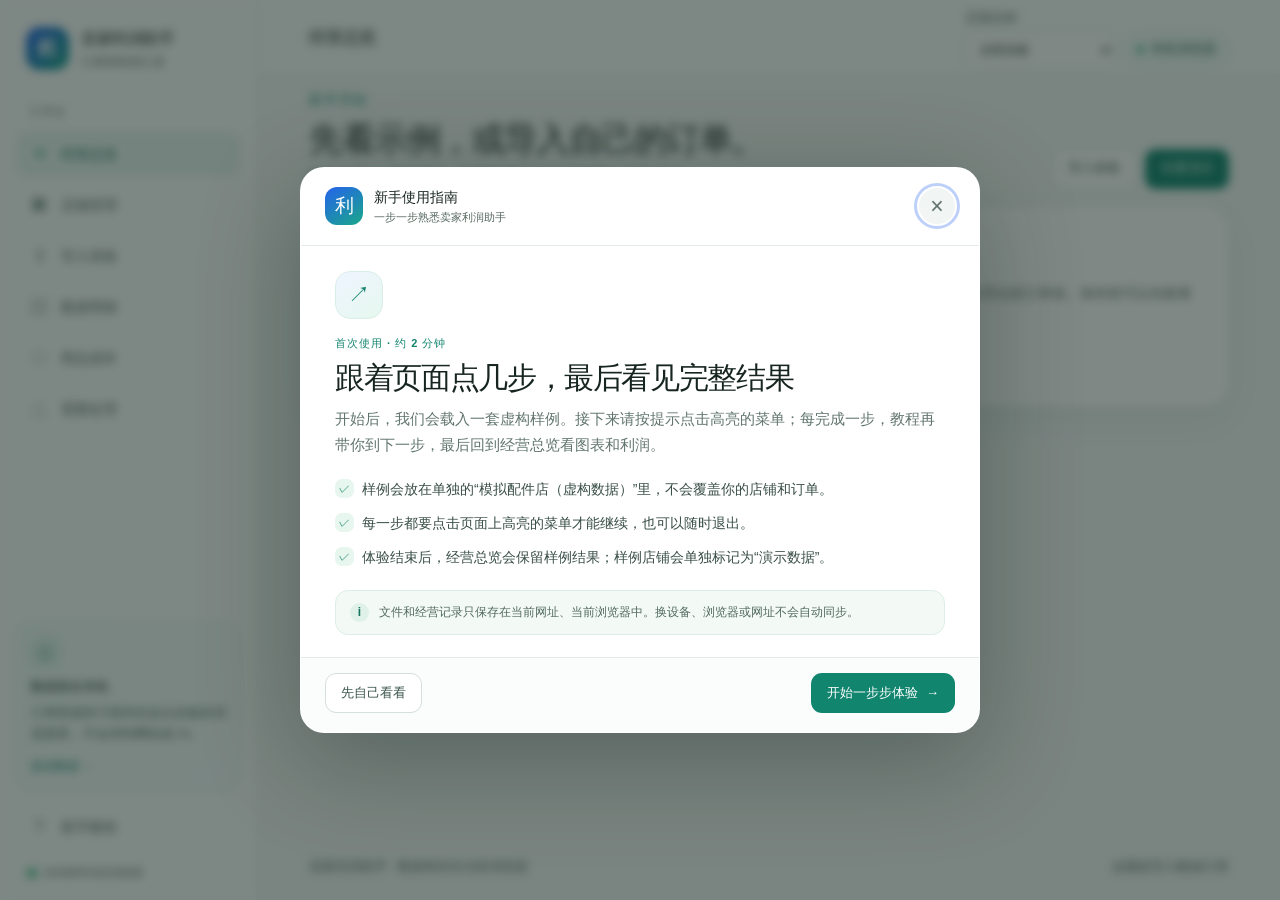
<file: static-app/index.html>
<!doctype html>
<html lang="zh-CN">
<head>
  <meta charset="utf-8">
  <meta name="viewport" content="width=device-width, initial-scale=1">
  <meta name="theme-color" content="#f3f7f5">
  <meta name="description" content="帮助小商家整理订单、进货价和利润。数据只保存在当前设备的浏览器中。">
  <title>卖家利润助手 · 本地经营工作台</title>
  <link rel="icon" href="./favicon.svg" type="image/svg+xml">
  <link rel="stylesheet" href="./styles.css">
  <script src="./vendor/xlsx.full.min.js" defer></script>
  <script>
    window.__sellerProfitAppLoadFailed = function (message) {
      var page = document.getElementById("page-content");
      if (!page || !page.querySelector(".loading-state")) return;
      page.innerHTML = '<section class="card empty-state"><div class="empty-art">!</div><h2>页面没有完成启动</h2><p>' + (message || '请确认 index.html、js、vendor、styles.css 都已完整上传，并且位于网站根目录同一层。若文件齐全，请关闭其他同网址标签页、确认浏览器允许保存网站数据，再按 Ctrl+F5 刷新。') + '</p></section>';
    };
    window.setTimeout(function () {
      window.__sellerProfitAppLoadFailed();
    }, 15000);
  </script>
  <script type="module" src="./js/app.mjs" onerror="window.__sellerProfitAppLoadFailed('页面脚本加载失败，请重新上传完整部署包，并确认 js 文件夹内的脚本都可以通过网址打开。')"></script>
</head>
<body>
  <div class="app-shell" id="app-shell">
    <aside class="sidebar" aria-label="主导航">
      <a class="brand" href="#overview" data-nav="overview" aria-label="卖家利润助手首页">
        <span class="brand-mark" aria-hidden="true"><svg viewBox="0 0 44 44"><defs><linearGradient id="brand-gradient" x1="0" y1="0" x2="1" y2="1"><stop stop-color="#2563eb"/><stop offset="1" stop-color="#16a085"/></linearGradient></defs><rect width="44" height="44" rx="14" fill="url(#brand-gradient)"/><path d="M14 13h16v4H18v4h10v4H18v6h-4V13Zm16 12v6h-4v-6h4Z" fill="#fff"/></svg></span>
        <span class="brand-copy"><strong>卖家利润助手</strong><small>订单和利润工具</small></span>
      </a>
      <div class="side-section-label">工作台</div>
      <nav class="side-nav">
        <button class="nav-item active" data-nav="overview"><span class="nav-icon">◫</span><span>经营总览</span></button>
        <button class="nav-item" data-nav="stores"><span class="nav-icon">▣</span><span>店铺管理</span></button>
        <button class="nav-item" data-nav="import"><span class="nav-icon">⇧</span><span>导入表格</span></button>
        <button class="nav-item" data-nav="records"><span class="nav-icon">▤</span><span>数据明细</span></button>
        <button class="nav-item" data-nav="costs"><span class="nav-icon">◇</span><span>商品成本</span></button>
        <button class="nav-item" data-nav="issues"><span class="nav-icon">△</span><span>需要处理</span><span class="nav-count" id="nav-issue-count"></span></button>
      </nav>
      <div class="sidebar-spacer"></div>
      <div class="privacy-card">
        <span class="privacy-icon">⌂</span>
        <strong>数据留在本机</strong>
        <p>订单和成本只保存在这台设备的浏览器里，不会传到网站或 AI。</p>
        <p class="backup-reminder" id="sidebar-backup-status"></p>
        <button class="text-button" data-nav="settings">备份数据 <span aria-hidden="true">→</span></button>
      </div>
      <button class="nav-item nav-guide" data-nav="guide"><span class="nav-icon">?</span><span>新手教程</span></button>
      <div class="sidebar-foot"><span class="status-dot"></span><span>自动保存在此浏览器</span></div>
    </aside>

    <div class="main-column">
      <header class="topbar">
        <div class="topbar-title"><span class="eyebrow" id="top-eyebrow">SELLER PROFIT WORKSPACE</span><strong id="top-title">经营总览</strong></div>
        <div class="topbar-controls">
          <label class="compact-control store-control"><span>店铺名称</span><select id="global-store-select" aria-label="选择统计店铺"><option value="all">全部店铺</option></select></label>
          <span class="store-kind tag tag-neutral" id="global-store-kind" hidden></span>
          <div class="date-controls" aria-label="统计日期范围">
            <label class="compact-control"><span>开始日期</span><input id="global-start" type="date" aria-label="统计开始日期"></label>
            <label class="compact-control"><span>结束日期</span><input id="global-end" type="date" aria-label="统计结束日期"></label>
            <div class="date-quick-options" aria-label="快捷日期范围">
              <button type="button" data-period="7">近 7 天</button><button type="button" data-period="30">近 30 天</button>
              <button type="button" data-period="month">本月</button><button type="button" data-period="previous-month">上月</button>
            </div>
          </div>
          <span class="local-pill" title="数据只保存在此浏览器；更换设备、浏览器或网址不会自动同步。"><i></i> 本机浏览器</span>
        </div>
      </header>
      <main id="page-content" tabindex="-1" aria-live="polite">
        <div class="loading-state"><span class="spinner"></span><p>正在读取此浏览器里的数据…</p></div>
      </main>
  <footer class="app-footer"><span>卖家利润助手 · 数据保存在当前浏览器</span><span>金额按导入数据计算</span></footer>
    </div>
  </div>
  <div class="toast-stack" id="toast-stack" aria-live="polite" aria-atomic="false"></div>
  <dialog class="tutorial-dialog" id="welcome-tutorial" aria-labelledby="tutorial-title" aria-describedby="tutorial-description">
    <div class="tutorial-modal">
      <div class="tutorial-modal-head">
        <span class="tutorial-brand"><span class="tutorial-brand-icon" aria-hidden="true">利</span><span><strong>新手使用指南</strong><small>一步一步熟悉卖家利润助手</small></span></span>
        <button class="tutorial-close" type="button" data-action="tutorial-skip" aria-label="关闭教程">×</button>
      </div>
      <div class="tutorial-content">
        <div class="tutorial-step-icon" aria-hidden="true">↗</div>
        <div class="tutorial-kicker">首次使用 · 约 2 分钟</div>
        <h1 id="tutorial-title">跟着页面点几步，最后看见完整结果</h1>
        <p class="tutorial-intro" id="tutorial-description">开始后，我们会载入一套虚构样例。接下来请按提示点击高亮的菜单；每完成一步，教程再带你到下一步，最后回到经营总览看图表和利润。</p>
        <ul class="tutorial-bullets">
          <li>样例会放在单独的“模拟配件店（虚构数据）”里，不会覆盖你的店铺和订单。</li>
          <li>每一步都要点击页面上高亮的菜单才能继续，也可以随时退出。</li>
          <li>体验结束后，经营总览会保留样例结果；样例店铺会单独标记为“演示数据”。</li>
        </ul>
        <div class="tutorial-note"><span aria-hidden="true">i</span><p>文件和经营记录只保存在当前网址、当前浏览器中。换设备、浏览器或网址不会自动同步。</p></div>
      </div>
      <div class="tutorial-modal-foot tutorial-welcome-actions">
        <button class="button secondary" type="button" data-action="tutorial-skip">先自己看看</button>
        <button class="button" type="button" data-action="tutorial-start-demo">开始一步步体验 <span aria-hidden="true">→</span></button>
      </div>
    </div>
  </dialog>
  <div class="guided-tour" id="guided-tour" hidden aria-live="polite">
    <div class="guided-tour-spotlight" id="guided-tour-spotlight" role="button" tabindex="0" aria-label="点击高亮菜单继续"></div>
    <section class="guided-tour-card" id="guided-tour-card" aria-labelledby="guided-tour-title">
      <div class="guided-tour-card-head"><span class="guided-tour-step" id="guided-tour-step"></span><button class="guided-tour-skip" type="button" data-action="guided-tour-skip">退出引导</button></div>
      <h2 id="guided-tour-title"></h2>
      <p id="guided-tour-copy"></p>
      <div class="guided-tour-prompt"><span class="guided-tour-pointer" aria-hidden="true">↙</span><strong id="guided-tour-prompt"></strong></div>
      <button class="button secondary small guided-tour-back" type="button" data-action="guided-tour-back">上一步</button>
    </section>
  </div>
</body>
</html>
</file>
<file: static-app/styles.css>
:root {
  color-scheme: light;
  --ink: #172521;
  --ink-soft: #38514a;
  --muted: #56685f;
  --muted-2: #53665d;
  --line: #e4ebe7;
  --line-strong: #d5e0da;
  --canvas: #f3f7f5;
  --surface: #fff;
  --surface-soft: #f8fbf9;
  --blue: #2563eb;
  --blue-soft: #eff5ff;
  --green: #12856f;
  --green-bright: #19a889;
  --green-soft: #e9f7f2;
  --amber: #a3650d;
  --amber-soft: #fff6e6;
  --red: #ba3a40;
  --red-soft: #fff0f0;
  --shadow: 0 12px 36px rgba(24, 51, 42, .055);
  --radius-xl: 24px;
  --radius-lg: 18px;
  --radius-md: 13px;
  font-family: Inter, "Segoe UI", "Microsoft YaHei UI", "Noto Sans CJK SC", sans-serif;
  font-synthesis: none;
  text-rendering: optimizeLegibility;
}

* { box-sizing: border-box; }
html { min-width: 320px; scroll-behavior: smooth; }
body { margin: 0; background: var(--canvas); color: var(--ink); font-size: 15px; line-height: 1.6; }
button, input, select, textarea { font: inherit; }
button { cursor: pointer; }
button:focus-visible, input:focus-visible, select:focus-visible, textarea:focus-visible, a:focus-visible { outline: 3px solid rgba(37, 99, 235, .3); outline-offset: 2px; }
a { color: inherit; }
.app-shell { min-height: 100vh; display: grid; grid-template-columns: 258px minmax(0, 1fr); }

.sidebar { position: sticky; top: 0; height: 100vh; min-height: 650px; display: flex; flex-direction: column; padding: 24px 16px 18px; background: #fbfdfc; border-right: 1px solid var(--line); }
.brand { display: flex; align-items: center; gap: 12px; padding: 2px 10px 31px; text-decoration: none; }
.brand-mark { width: 43px; height: 43px; display: block; flex: 0 0 auto; }
.brand-mark svg { display: block; width: 100%; height: 100%; }
.brand-copy { display: grid; gap: 1px; }
.brand-copy strong { font-size: 16px; letter-spacing: -.03em; }
.brand-copy small { font-size: 12px; color: var(--muted); }
.side-section-label { padding: 0 13px 11px; color: var(--muted-2); font-size: 11px; font-weight: 800; letter-spacing: .14em; text-transform: uppercase; }
.side-nav { display: grid; gap: 5px; }
.nav-item { width: 100%; display: flex; align-items: center; gap: 12px; min-height: 46px; padding: 0 13px; border: 0; border-radius: 12px; background: transparent; color: #52665e; text-align: left; font-size: 14px; font-weight: 620; transition: background .16s ease, color .16s ease, transform .16s ease; }
.nav-item:hover { color: var(--ink); background: #f0f5f2; }
.nav-item:active { transform: scale(.99); }
.nav-item.active { color: #176b5b; background: #e9f5f0; font-weight: 760; }
.nav-icon { width: 20px; display: inline-flex; align-items: center; justify-content: center; color: #71877e; font-size: 18px; font-weight: 500; }
.nav-item.active .nav-icon { color: var(--green); }
.nav-count { min-width: 22px; height: 22px; margin-left: auto; display: inline-flex; align-items: center; justify-content: center; border-radius: 99px; background: #fde7e7; color: #b3373e; font-size: 12px; font-weight: 800; }
.nav-count:empty { display: none; }
.sidebar-spacer { flex: 1; min-height: 20px; }
.privacy-card { padding: 15px 14px 14px; border: 1px solid #d9eee6; border-radius: 16px; background: linear-gradient(145deg, #f0faf6, #f6fbfa); }
.privacy-icon { width: 28px; height: 28px; display: grid; place-items: center; margin-bottom: 8px; border-radius: 9px; background: #d9f0e7; color: #18745f; font-size: 18px; }
.privacy-card strong { font-size: 13px; }
.privacy-card p { margin: 5px 0 9px; color: #60756d; font-size: 12px; line-height: 1.6; }
.text-button { padding: 0; border: 0; background: transparent; color: #167b66; font-weight: 750; font-size: 12px; }
.text-button:hover { text-decoration: underline; }
.nav-guide { margin-top: 12px; }
.sidebar-foot { display: flex; align-items: center; gap: 8px; padding: 14px 12px 0; color: var(--muted); font-size: 11px; }
.status-dot { width: 8px; height: 8px; border-radius: 99px; background: #30b981; box-shadow: 0 0 0 4px rgba(48, 185, 129, .12); }

.main-column { min-width: 0; display: flex; flex-direction: column; }
.topbar { position: sticky; z-index: 5; top: 0; min-height: 80px; display: flex; align-items: center; justify-content: space-between; gap: 20px; padding: 13px clamp(24px, 4vw, 58px); border-bottom: 1px solid rgba(217, 229, 223, .86); background: rgba(251, 253, 252, .91); backdrop-filter: blur(18px); }
.topbar-title { display: grid; gap: 1px; }
.topbar-title .eyebrow { color: var(--muted-2); font-size: 10px; font-weight: 800; letter-spacing: .14em; }
.topbar-title strong { font-size: 17px; letter-spacing: -.02em; }
.topbar-controls { display: flex; align-items: end; flex-wrap: wrap; gap: 9px; }
.compact-control { display: grid; gap: 3px; min-width: 116px; }
.compact-control span { color: var(--muted); font-size: 13px; font-weight: 700; }
.compact-control input, .compact-control select { min-width: 0; height: 36px; padding: 0 10px; border: 1px solid var(--line-strong); border-radius: 10px; background: #fff; color: var(--ink); font-size: 12px; }
.store-control { min-width: 150px; max-width: 205px; }
.store-control select { width: 100%; }
.store-kind { align-self: end; min-height: 30px; margin-bottom: 3px; font-size: 13px; }
.date-controls { display: flex; align-items: end; flex-wrap: wrap; gap: 7px; }
.date-quick-options { display: flex; align-items: center; flex-wrap: wrap; gap: 3px; min-height: 36px; }
.date-quick-options button { min-height: 30px; padding: 0 7px; border: 1px solid transparent; border-radius: 8px; background: transparent; color: #43584f; font-size: 13px; white-space: nowrap; }
.date-quick-options button:hover, .date-quick-options button.active { border-color: #cfe5da; background: #edf7f2; color: #126b56; }
.local-pill { height: 34px; display: inline-flex; align-items: center; gap: 7px; margin-bottom: 1px; padding: 0 12px; border: 1px solid #d8ede5; border-radius: 99px; background: #f1faf6; color: #245c4e; font-size: 13px; font-weight: 720; white-space: nowrap; }
.local-pill i { width: 7px; height: 7px; border-radius: 50%; background: #27ac7f; }
#page-content { width: min(1440px, 100%); flex: 1; margin: 0 auto; padding: 34px clamp(24px, 4vw, 58px) 48px; }
.app-footer { display: flex; justify-content: space-between; gap: 16px; padding: 16px clamp(24px, 4vw, 58px) 22px; color: #53665d; font-size: 13px; }
.loading-state { min-height: 50vh; display: grid; place-content: center; justify-items: center; color: var(--muted); }
.spinner { width: 28px; height: 28px; border: 3px solid #dce8e2; border-top-color: var(--green); border-radius: 50%; animation: spin 1s linear infinite; }
@keyframes spin { to { transform: rotate(360deg); } }

.page-heading { display: flex; align-items: end; justify-content: space-between; gap: 20px; margin-bottom: 17px; }
.page-heading h1 { margin: 0; font-size: clamp(25px, 3vw, 34px); line-height: 1.18; letter-spacing: -.045em; }
.page-heading p { max-width: 700px; margin: 6px 0 0; color: var(--muted); font-size: 15px; }
.kicker { margin-bottom: 8px; color: var(--green); font-size: 13px; font-weight: 850; letter-spacing: .13em; text-transform: uppercase; }
.heading-actions { display: flex; flex-wrap: wrap; justify-content: end; gap: 9px; }

.button { min-height: 40px; display: inline-flex; align-items: center; justify-content: center; gap: 8px; padding: 0 15px; border: 1px solid transparent; border-radius: 11px; background: var(--green); color: #fff; font-size: 13px; font-weight: 760; text-decoration: none; transition: transform .14s ease, background .14s ease, box-shadow .14s ease; }
.button:hover { background: #0e735f; box-shadow: 0 8px 18px rgba(18, 133, 111, .17); }
.button:active { transform: translateY(1px); }
.button.secondary { border-color: var(--line-strong); background: #fff; color: #3b554c; }
.button.secondary:hover { border-color: #b6d6c9; background: #f8fcfa; box-shadow: none; }
.button.blue { background: var(--blue); }
.button.blue:hover { background: #194ec4; }
.button.danger { background: #b64349; }
.button.danger:hover { background: #982d34; }
.button.ghost { border-color: transparent; background: transparent; color: var(--green); }
.button:disabled { opacity: .48; cursor: not-allowed; box-shadow: none; }
.button.small { min-height: 34px; padding: 0 11px; font-size: 12px; }
.button-row { display: flex; flex-wrap: wrap; gap: 10px; }
.card { min-width: 0; border: 1px solid var(--line); border-radius: var(--radius-xl); background: var(--surface); box-shadow: var(--shadow); }
.card-pad { padding: 22px; }
.section-title { display: flex; align-items: start; justify-content: space-between; gap: 16px; margin-bottom: 18px; }
.section-title h2, .section-title h3 { margin: 0; font-size: 17px; letter-spacing: -.025em; }
.section-title p { margin: 5px 0 0; color: var(--muted); font-size: 13px; }
.section-eyebrow { color: var(--muted-2); font-size: 10px; font-weight: 850; letter-spacing: .12em; text-transform: uppercase; }
.grid { display: grid; gap: 16px; }
.grid-2 { grid-template-columns: repeat(2, minmax(0, 1fr)); }
.grid-3 { grid-template-columns: repeat(3, minmax(0, 1fr)); }
.grid-4 { grid-template-columns: repeat(4, minmax(0, 1fr)); }
.metrics { display: grid; grid-template-columns: repeat(4, minmax(0, 1fr)); gap: 13px; margin-bottom: 16px; }
.metrics-primary { margin-bottom: 12px; }
.metrics-primary .metric-card { min-height: 116px; padding: 14px 16px; }
.metrics-secondary .metric-card { min-height: 94px; padding: 13px 15px; }
.metric-card { position: relative; overflow: hidden; min-height: 116px; padding: 18px 19px; border: 1px solid var(--line); border-radius: 17px; background: #fff; box-shadow: 0 6px 20px rgba(29, 58, 47, .035); }
.metric-card::after { content: ""; position: absolute; right: -26px; bottom: -44px; width: 118px; height: 118px; border-radius: 50%; background: var(--metric-orb, #edf8f3); opacity: .75; }
.metric-card.profit { --metric-orb: #def4ea; border-color: #d3ece1; background: linear-gradient(145deg, #fff, #f6fcf8); }
.metric-card.blue { --metric-orb: #eaf1ff; }
.metric-label { position: relative; z-index: 1; display: flex; align-items: center; justify-content: space-between; color: #4c6057; font-size: 13px; font-weight: 700; }
.metric-symbol { width: 28px; height: 28px; display: grid; place-items: center; border-radius: 9px; background: var(--green-soft); color: var(--green); font-size: 14px; }
.metric-card.blue .metric-symbol { background: var(--blue-soft); color: var(--blue); }
.metric-value { position: relative; z-index: 1; display: block; margin-top: 10px; font-size: clamp(22px, 2vw, 29px); line-height: 1.08; font-variant-numeric: tabular-nums; font-weight: 780; letter-spacing: -.045em; }
.metric-note { position: relative; z-index: 1; display: block; margin-top: 7px; color: #53665d; font-size: 14px; line-height: 1.35; }
.dashboard-grid { display: grid; grid-template-columns: minmax(0, 1.45fr) minmax(290px, .9fr); gap: 16px; margin-bottom: 16px; }
.chart-card { min-height: 348px; padding: 22px; }
.chart-svg { width: 100%; height: auto; overflow: visible; margin-top: 5px; }
.chart-grid { stroke: #edf2ef; stroke-width: 1; }
.chart-label { fill: #52645c; font: 12px Inter, "Segoe UI", sans-serif; }
.chart-line { fill: none; stroke: #169779; stroke-width: 3; stroke-linejoin: round; stroke-linecap: round; }
.chart-dot { fill: #fff; stroke: #159779; stroke-width: 2; }
.bars { display: grid; gap: 17px; }
.bar-row { display: grid; grid-template-columns: 1fr auto; align-items: center; gap: 7px 10px; }
.bar-label { min-width: 0; display: flex; align-items: baseline; justify-content: space-between; gap: 8px; grid-column: 1 / -1; }
.bar-label strong { overflow: hidden; color: #32493f; font-size: 14px; text-overflow: ellipsis; white-space: nowrap; }
.bar-label span { flex: 0 0 auto; color: #53665d; font-size: 13px; font-variant-numeric: tabular-nums; }
.bar-track { height: 8px; overflow: hidden; border-radius: 99px; background: #eff4f1; }
.bar-fill { height: 100%; border-radius: inherit; background: linear-gradient(90deg, #236ae0, #19a889); }
.tag { display: inline-flex; align-items: center; justify-content: center; min-height: 22px; padding: 0 8px; border-radius: 99px; font-size: 10px; font-weight: 760; white-space: nowrap; }
.tag-ok { background: var(--green-soft); color: #16755f; }
.tag-warn { background: var(--amber-soft); color: var(--amber); }
.tag-danger { background: var(--red-soft); color: var(--red); }
.tag-blue { background: var(--blue-soft); color: var(--blue); }
.tag-neutral { background: #eff3f1; color: #63736c; }
.completeness-card { display: flex; align-items: start; gap: 13px; margin-bottom: 16px; padding: 17px 19px; border: 1px solid #d5eadd; border-radius: 16px; background: #f0faf5; }
.completeness-card.warning { border-color: #f1dfb9; background: #fffaf0; }
.completeness-icon { width: 30px; height: 30px; flex: 0 0 auto; display: grid; place-items: center; border-radius: 10px; background: #dff3e9; color: #18785f; font-weight: 850; }
.completeness-card.warning .completeness-icon { background: #fff0cf; color: #a76e11; }
.overview-status { display: flex; align-items: center; gap: 10px; min-height: 52px; max-height: 56px; overflow: hidden; margin: 0 0 12px; padding: 7px 11px; border: 1px solid #d5eadd; border-radius: 13px; background: #f0faf5; }
.overview-status.is-incomplete { border-color: #eadfbd; background: #fffbf2; }
.overview-status .completeness-icon { width: 28px; height: 28px; border-radius: 9px; }
.overview-status > strong { flex: 0 0 auto; color: #315347; font-size: 14px; }
.overview-status.is-incomplete > strong { color: #72571f; }
.overview-status-copy { display: flex; align-items: center; justify-content: space-between; gap: 10px; min-width: 0; flex: 1; color: #3f5b50; font-size: 14px; }
.overview-status-copy > span { overflow: hidden; text-overflow: ellipsis; white-space: nowrap; }
.overview-status-copy .button { flex: 0 0 auto; }
.completeness-card strong { font-size: 13px; }
.completeness-card p { margin: 3px 0 0; color: #61756d; font-size: 12px; }
.next-step { display: flex; align-items: center; justify-content: space-between; gap: 16px; margin: 0 0 16px; padding: 17px 20px; border-color: #d7ebe2; background: linear-gradient(110deg, #fff, #f1faf6); }
.next-step h2 { margin: 3px 0 0; font-size: 17px; }
.next-step p { margin: 3px 0 0; color: var(--muted); font-size: 14px; }
.dashboard-issues { margin: 0 0 13px; padding: 0 14px; border: 1px solid #eee3c8; border-radius: 13px; background: #fffdf8; }
.dashboard-issues-summary { display: flex; align-items: center; gap: 10px; min-height: 46px; cursor: pointer; list-style: none; }
.dashboard-issues-summary::-webkit-details-marker { display: none; }
.dashboard-issues-summary::before { content: "＋"; color: #765d27; font-size: 15px; font-weight: 700; }
.dashboard-issues[open] .dashboard-issues-summary::before { content: "−"; }
.issue-summary-title { color: #3c4d45; font-size: 14px; font-weight: 760; }
.issue-summary-count { color: #52645c; font-size: 14px; }
.issue-summary-action { margin-left: auto; color: #52645c; font-size: 13px; }
.dashboard-issues-heading { display: flex; align-items: center; justify-content: space-between; gap: 14px; margin-bottom: 11px; }
.dashboard-issues-heading h2 { display: flex; align-items: center; gap: 8px; margin: 3px 0 0; color: #3c4d45; font-size: 16px; letter-spacing: -.02em; }
.dashboard-issues-heading h2 span { display: inline-grid; min-width: 22px; height: 22px; place-items: center; padding: 0 6px; border-radius: 99px; background: #fde8e2; color: #b74b3f; font-size: 11px; }
.dashboard-issues-heading p { margin: 4px 0 0; color: #5e594b; font-size: 14px; }
.dashboard-issue-list { display: grid; gap: 7px; }
.dashboard-issue-link { display: flex; align-items: center; gap: 11px; width: 100%; min-width: 0; padding: 10px 11px; border: 1px solid #f0eadf; border-radius: 12px; background: rgba(255, 255, 255, .88); color: inherit; text-align: left; cursor: pointer; transition: border-color .15s ease, background .15s ease, transform .15s ease; }
.dashboard-issue-link:hover { transform: translateY(-1px); border-color: #e8cda0; background: #fff; }
.dashboard-issue-link:focus-visible { outline: 3px solid rgba(35, 106, 224, .25); outline-offset: 2px; }
.dashboard-issue-copy { display: grid; gap: 3px; min-width: 0; flex: 1; }
.dashboard-issue-copy strong { color: #3e5148; font-size: 14px; }
.dashboard-issue-copy > span { overflow: hidden; color: #53615a; font-size: 14px; line-height: 1.45; text-overflow: ellipsis; }
.dashboard-issue-arrow { color: #9a815a; font-size: 15px; }
.dashboard-issues-more { margin: 9px 2px 0; color: #5e594b; font-size: 14px; }
.backup-reminder { margin: 0 0 9px !important; color: #39594d !important; font-size: 13px !important; line-height: 1.45 !important; }
.backup-reminder.overdue { color: #7a4b14 !important; }
.list-inline { display: flex; flex-wrap: wrap; gap: 6px 14px; margin-top: 8px; color: #795b2b; font-size: 12px; }
.mini-stat-row { display: grid; grid-template-columns: repeat(3, 1fr); gap: 12px; margin-top: 12px; }
.mini-stat { padding: 13px 14px; border-radius: 13px; background: var(--surface-soft); }
.mini-stat span { display: block; color: var(--muted); font-size: 11px; }
.mini-stat strong { display: block; margin-top: 5px; font-size: 16px; font-variant-numeric: tabular-nums; }
.empty-state { display: grid; justify-items: center; padding: 46px 20px; text-align: center; }
.empty-art { width: 68px; height: 68px; display: grid; place-items: center; margin-bottom: 14px; border-radius: 21px; background: linear-gradient(145deg, #eaf2ff, #e6f8ef); color: #168872; font-size: 29px; }
.empty-state h2 { margin: 0; font-size: 21px; letter-spacing: -.03em; }
.empty-state p { max-width: 480px; margin: 8px 0 18px; color: var(--muted); font-size: 14px; }
.empty-inline { padding: 22px 5px; color: var(--muted); font-size: 13px; text-align: center; }

.table-wrap { width: 100%; overflow-x: auto; border: 1px solid var(--line); border-radius: 14px; }
table { width: 100%; border-collapse: collapse; min-width: 720px; }
th, td { padding: 12px 14px; border-bottom: 1px solid #edf1ef; text-align: left; vertical-align: top; }
th { background: #f8fbf9; color: #71827a; font-size: 11px; font-weight: 800; letter-spacing: .025em; white-space: nowrap; }
td { color: #334a40; font-size: 12px; }
tbody tr:last-child td { border-bottom: 0; }
tbody tr:hover td { background: #fbfdfc; }
.table-empty { padding: 30px; color: var(--muted); text-align: center; }
.table-actions { display: flex; flex-wrap: wrap; gap: 8px; }
.store-card { box-shadow: none; }
.store-card-top { display: flex; align-items: center; justify-content: space-between; gap: 8px; }
.store-platform { color: var(--green); font-size: 11px; font-weight: 800; }
.store-card h2 { margin: 13px 0 3px; font-size: 18px; letter-spacing: -.025em; }
.store-card p { margin: 0 0 16px; color: var(--muted); font-size: 12px; }
.issue-row { display: flex; align-items: start; gap: 11px; padding: 12px 0; border-bottom: 1px solid #eef2f0; }
.issue-row:last-child { border-bottom: 0; }
.issue-row > div { min-width: 0; }
.issue-row strong { color: #445a50; font-size: 12px; }
.issue-row p { margin: 3px 0 0; color: var(--muted); font-size: 12px; line-height: 1.5; }
.issue-list { display: grid; gap: 10px; }
.issue-card { padding: 15px 16px; border: 1px solid var(--line); border-radius: 14px; background: #fff; }
.issue-card:focus { outline: 3px solid rgba(35, 106, 224, .22); outline-offset: 2px; }
.issue-card-head { display: flex; align-items: center; gap: 9px; }
.issue-card-head strong { min-width: 0; overflow-wrap: anywhere; color: #3b5148; font-size: 13px; }
.issue-card-head .tag:last-child { margin-left: auto; }
.issue-card > p { margin: 11px 0; color: #60736b; font-size: 13px; }
.issue-card-foot { display: flex; align-items: center; justify-content: space-between; gap: 12px; color: var(--muted-2); font-size: 11px; }

.form-grid { display: grid; grid-template-columns: repeat(2, minmax(0, 1fr)); gap: 14px; }
.field { display: grid; gap: 6px; min-width: 0; }
.field.full { grid-column: 1 / -1; }
.field label, .field-label { color: #51675d; font-size: 12px; font-weight: 730; }
.field input, .field select, .field textarea { width: 100%; min-height: 42px; padding: 9px 11px; border: 1px solid var(--line-strong); border-radius: 11px; background: #fff; color: var(--ink); }
.field textarea { min-height: 92px; resize: vertical; }
.field input::placeholder, .field textarea::placeholder { color: #a3afa9; }
.field small, .help-text { color: var(--muted); font-size: 12px; line-height: 1.55; }
.inline-form { display: flex; align-items: end; gap: 10px; flex-wrap: wrap; }
.inline-form .field { flex: 1 1 155px; }
.form-note { margin: 12px 0 0; color: var(--muted); font-size: 12px; }
.form-divider { height: 1px; margin: 18px 0; background: var(--line); }
.mapping-grid { display: grid; grid-template-columns: repeat(2, minmax(0, 1fr)); gap: 11px 14px; }
.map-row { display: grid; grid-template-columns: minmax(115px, .85fr) minmax(150px, 1.15fr); align-items: center; gap: 10px; }
.map-row label { color: #52675e; font-size: 12px; font-weight: 700; }
.map-row label.required::after { content: " 需要选择"; color: var(--red); font-size: 10px; }
.map-row label.alternative::after { content: " 二选一"; color: var(--green); font-size: 10px; }
.map-row select { min-width: 0; height: 38px; padding: 0 9px; border: 1px solid var(--line-strong); border-radius: 9px; background: #fff; color: var(--ink); font-size: 12px; }
.optional-mapping { grid-column: 1 / -1; border: 1px solid var(--line); border-radius: 12px; background: #fbfdfc; }
.optional-mapping summary { padding: 10px 12px; color: #53685f; font-size: 13px; font-weight: 700; cursor: pointer; }
.optional-mapping .mapping-grid { padding: 0 12px 12px; }
.dropzone { display: grid; justify-items: center; gap: 8px; padding: 30px 18px; border: 1.5px dashed #b7d2c5; border-radius: 17px; background: linear-gradient(140deg, #f8fcfa, #f1f8f5); text-align: center; cursor: pointer; transition: border-color .15s ease, background .15s ease; }
.dropzone:hover, .dropzone.dragover { border-color: var(--green); background: #effaf5; }
.drop-icon { width: 42px; height: 42px; display: grid; place-items: center; border-radius: 13px; background: #e0f2e9; color: #12856f; font-size: 21px; }
.dropzone strong { font-size: 14px; }
.dropzone span { color: var(--muted); font-size: 12px; }
.file-meta { display: flex; align-items: center; justify-content: space-between; gap: 12px; margin: 12px 0 16px; padding: 12px 14px; border-radius: 12px; background: #f6f9f7; }
.file-meta strong { overflow-wrap: anywhere; font-size: 12px; }
.file-meta span { flex: 0 0 auto; color: var(--muted); font-size: 11px; }
.step-number { width: 26px; height: 26px; display: inline-grid; place-items: center; margin-right: 8px; border-radius: 9px; background: var(--green-soft); color: var(--green); font-size: 12px; font-weight: 850; }
.summary-strip { display: grid; grid-template-columns: repeat(4, minmax(0, 1fr)); gap: 10px; margin: 16px 0; }
.summary-chip { padding: 13px 14px; border: 1px solid var(--line); border-radius: 13px; background: #fff; }
.summary-chip span { display: block; color: var(--muted); font-size: 11px; }
.summary-chip strong { display: block; margin-top: 4px; font-size: 19px; font-variant-numeric: tabular-nums; }
.summary-chip.warn strong { color: var(--amber); }
.mapping-preview { max-height: 310px; overflow: auto; margin-top: 16px; }
.mapping-preview table { min-width: 800px; }
.mapping-preview th { position: sticky; top: 0; z-index: 1; }
.preflight-error { margin-top: 12px; padding: 12px 14px; border: 1px solid #f1d3d4; border-radius: 12px; background: var(--red-soft); color: #9b3339; font-size: 12px; }
.preflight-good { margin-top: 12px; padding: 12px 14px; border: 1px solid #d8ece2; border-radius: 12px; background: #f1faf5; color: #226c58; font-size: 12px; }

.guide-grid { display: grid; grid-template-columns: repeat(2, minmax(0, 1fr)); gap: 15px; }
.guide-step { position: relative; padding: 20px; }
.guide-step-num { display: block; margin-bottom: 12px; color: #95caba; font-size: 12px; font-weight: 850; letter-spacing: .12em; }
.guide-step h3 { margin: 0; font-size: 16px; }
.guide-step p { margin: 8px 0 0; color: var(--muted); font-size: 14px; line-height: 1.75; }
.guide-step .guide-icon { position: absolute; right: 18px; top: 18px; width: 34px; height: 34px; display: grid; place-items: center; border-radius: 11px; background: #eff7f3; color: #18846e; }
.guide-demo { display: flex; align-items: center; justify-content: space-between; gap: 16px; margin-top: 16px; border-color: #d7ebe2; background: linear-gradient(110deg, #fff, #f1faf6); }
.guide-demo h2 { margin: 3px 0 0; font-size: 17px; }
.guide-demo p { margin: 4px 0 0; color: var(--muted); font-size: 14px; }
.tutorial-dialog { position: fixed; inset: 0; width: 100%; height: 100%; max-width: none; max-height: none; margin: 0; padding: 20px; border: 0; background: transparent; color: var(--ink); place-items: center; }
.tutorial-dialog[open] { display: grid; }
.tutorial-dialog::backdrop { background: rgba(20, 35, 31, .54); backdrop-filter: blur(5px); }
.tutorial-modal { display: flex; flex-direction: column; width: min(680px, 100%); max-height: min(820px, calc(100dvh - 40px)); overflow: hidden; border: 1px solid rgba(255, 255, 255, .72); border-radius: 24px; background: #fff; box-shadow: 0 28px 100px rgba(9, 28, 21, .3); }
.tutorial-modal-head { display: flex; align-items: center; justify-content: space-between; gap: 14px; padding: 18px 24px; border-bottom: 1px solid var(--line); }
.tutorial-brand { display: flex; align-items: center; gap: 11px; }
.tutorial-brand-icon { display: grid; width: 38px; height: 38px; place-items: center; border-radius: 12px; background: linear-gradient(145deg, var(--blue), var(--green-bright)); color: #fff; font-size: 19px; font-weight: 850; }
.tutorial-brand > span:last-child { display: grid; gap: 1px; }
.tutorial-brand strong { font-size: 14px; }
.tutorial-brand small { color: var(--muted); font-size: 11px; }
.tutorial-close { display: grid; width: 36px; height: 36px; place-items: center; border: 0; border-radius: 50%; background: #f1f5f3; color: #60736b; font-size: 23px; line-height: 1; }
.tutorial-close:hover { background: #e8efeb; color: var(--ink); }
.tutorial-progress { height: 4px; background: #edf3f0; }
.tutorial-progress span { display: block; width: 0; height: 100%; border-radius: 0 99px 99px 0; background: linear-gradient(90deg, var(--blue), var(--green-bright)); transition: width .22s ease; }
.tutorial-content { overflow-y: auto; padding: 25px 34px 22px; }
.tutorial-step-icon { display: grid; width: 48px; height: 48px; place-items: center; margin-bottom: 16px; border: 1px solid #d9eee6; border-radius: 15px; background: linear-gradient(145deg, #eff5ff, #e6f8ef); color: #16846f; font-size: 22px; font-weight: 850; }
.tutorial-kicker { color: var(--green); font-size: 11px; font-weight: 850; letter-spacing: .09em; }
.tutorial-content h1 { margin: 7px 0 9px; font-size: clamp(22px, 4vw, 30px); line-height: 1.25; letter-spacing: -.045em; }
.tutorial-intro { margin: 0; color: #61756d; font-size: 15px; line-height: 1.75; }
.tutorial-bullets { display: grid; gap: 10px; padding: 0; margin: 20px 0; list-style: none; }
.tutorial-bullets li { position: relative; padding-left: 27px; color: #394e46; font-size: 14px; line-height: 1.7; }
.tutorial-bullets li::before { position: absolute; top: 1px; left: 0; display: grid; width: 19px; height: 19px; place-items: center; border-radius: 7px; background: #e7f6ef; color: #14846d; content: "✓"; font-size: 11px; font-weight: 900; }
.tutorial-note { display: flex; align-items: flex-start; gap: 10px; padding: 12px 14px; border: 1px solid #dceee7; border-radius: 13px; background: #f3faf6; }
.tutorial-note > span { display: grid; width: 19px; height: 19px; flex: 0 0 auto; place-items: center; border-radius: 50%; background: #dff1e8; color: #16735e; font-size: 12px; font-weight: 850; }
.tutorial-note p { margin: 0; color: #52695f; font-size: 12px; line-height: 1.65; }
.tutorial-quick-actions { display: flex; flex-wrap: wrap; gap: 9px; margin-top: 17px; }
.tutorial-modal-foot { display: flex; align-items: center; justify-content: space-between; gap: 14px; padding: 15px 24px 19px; border-top: 1px solid var(--line); background: #fbfdfc; }
.tutorial-step-count { color: var(--muted); font-size: 12px; font-weight: 700; }
.tutorial-controls { display: flex; justify-content: flex-end; gap: 9px; }
.tutorial-controls .button:disabled { cursor: default; opacity: .45; }
.guided-tour[hidden] { display: none; }
.guided-tour { position: fixed; z-index: 40; inset: 0; }
.guided-tour::before { position: fixed; z-index: 0; inset: 0; background: transparent; content: ""; }
.guided-tour-spotlight { position: fixed; z-index: 1; border: 2px solid #fff; border-radius: 15px; background: transparent; box-shadow: 0 0 0 4px rgba(25, 168, 137, .95), 0 0 0 9999px rgba(13, 28, 23, .57); cursor: pointer; transition: left .2s ease, top .2s ease, width .2s ease, height .2s ease; }
.guided-tour-card { position: fixed; z-index: 2; width: min(360px, calc(100vw - 24px)); max-height: calc(100dvh - 24px); overflow-y: auto; padding: 18px; border: 1px solid rgba(255, 255, 255, .8); border-radius: 18px; background: #fff; box-shadow: 0 20px 62px rgba(5, 19, 14, .28); }
.guided-tour-card-head { display: flex; align-items: center; justify-content: space-between; gap: 10px; }
.guided-tour-step { color: var(--green); font-size: 11px; font-weight: 850; letter-spacing: .04em; }
.guided-tour-skip { padding: 4px 7px; border: 0; border-radius: 7px; background: transparent; color: var(--muted); font-size: 11px; }
.guided-tour-skip:hover { background: #f2f6f4; color: var(--ink); }
.guided-tour-card h2 { margin: 10px 0 5px; font-size: 19px; letter-spacing: -.035em; }
.guided-tour-card > p { margin: 0; color: #61756d; font-size: 13px; line-height: 1.7; }
.guided-tour-prompt { display: flex; align-items: center; gap: 9px; margin-top: 14px; padding: 10px 11px; border-radius: 11px; background: #eff8f3; color: #176e59; font-size: 12px; line-height: 1.5; }
.guided-tour-pointer { display: grid; width: 23px; height: 23px; flex: 0 0 auto; place-items: center; border-radius: 8px; background: #dff1e8; color: #16745e; font-size: 17px; font-weight: 850; }
.guided-tour-back { margin-top: 12px; }
.guided-tour-back[hidden] { display: none; }
.rule-list { display: grid; gap: 11px; padding: 0; margin: 0; list-style: none; }
.rule-list li { display: flex; align-items: start; gap: 10px; color: #52665d; font-size: 13px; }
.rule-list li::before { content: "✓"; display: grid; place-items: center; width: 19px; height: 19px; flex: 0 0 auto; border-radius: 6px; background: #e8f6ef; color: #168168; font-size: 11px; font-weight: 900; }
.formula { padding: 13px 15px; border-radius: 12px; background: #f6faf8; color: #42574e; font-size: 13px; font-variant-numeric: tabular-nums; }
.formula strong { color: #1a715d; }
.warning-note { padding: 13px 15px; border-left: 3px solid #e3b75e; border-radius: 0 11px 11px 0; background: #fffaf0; color: #765c2c; font-size: 12px; }
.danger-zone { border-color: #f0d6d7; }
.danger-zone .section-title h2 { color: #a3333a; }
.storage-meter { height: 8px; overflow: hidden; margin-top: 10px; border-radius: 9px; background: #eaf0ed; }
.storage-meter span { display: block; width: 0; height: 100%; border-radius: inherit; background: linear-gradient(90deg, var(--blue), var(--green-bright)); }
.storage-meta { display: flex; justify-content: space-between; gap: 12px; margin-top: 6px; color: var(--muted); font-size: 11px; }
.disclosure { border: 1px solid var(--line); border-radius: 12px; background: #fbfdfc; }
.disclosure summary { padding: 12px 14px; color: #53685f; font-weight: 720; cursor: pointer; }
.disclosure > div { padding: 0 14px 14px; color: var(--muted); font-size: 12px; }
.disclosure > p { margin: 0; padding: 0 14px 16px; color: var(--muted); font-size: 14px; line-height: 1.75; }
.license-link { color: var(--blue); }
.toast-stack { position: fixed; z-index: 20; right: 22px; bottom: 22px; display: grid; gap: 9px; width: min(380px, calc(100vw - 32px)); }
.toast { padding: 13px 15px; border: 1px solid #d5e8de; border-radius: 13px; background: #fff; box-shadow: 0 14px 36px rgba(14, 42, 30, .14); color: #315347; font-size: 13px; animation: toast-in .18s ease-out; }
.toast.error { border-color: #f0d0d1; color: #9d3238; }
.toast.warn { border-color: #eeddb9; color: #805d22; }
@keyframes toast-in { from { transform: translateY(8px); opacity: 0; } to { transform: translateY(0); opacity: 1; } }

@media (max-width: 1120px) {
  .app-shell { grid-template-columns: 220px minmax(0, 1fr); }
  .topbar { align-items: start; flex-direction: column; gap: 10px; }
  .topbar-controls { width: 100%; flex-wrap: wrap; }
  .compact-control { flex: 1 1 140px; }
  .local-pill { margin-left: auto; }
  .metrics { grid-template-columns: repeat(2, minmax(0, 1fr)); }
  .dashboard-grid { grid-template-columns: 1fr; }
}
@media (max-width: 760px) {
  body { font-size: 14px; }
  .app-shell { display: flex; flex-direction: column; }
  .sidebar { position: sticky; z-index: 10; top: 0; height: auto; min-height: 0; padding: 10px 12px 8px; border-right: 0; border-bottom: 1px solid var(--line); }
  .brand { padding: 1px 5px 9px; }
  .brand-mark { width: 36px; height: 36px; }
  .brand-copy strong { font-size: 14px; }
  .brand-copy small, .side-section-label, .privacy-card, .sidebar-spacer, .sidebar-foot { display: none; }
  .side-nav { display: flex; overflow-x: auto; gap: 5px; scrollbar-width: none; }
  .side-nav::-webkit-scrollbar { display: none; }
  .nav-item { flex: 0 0 auto; width: auto; min-height: 39px; gap: 6px; padding: 0 10px; font-size: 12px; white-space: nowrap; }
  .nav-icon { width: 16px; font-size: 15px; }
  .nav-guide { display: flex; width: auto; min-height: 34px; align-self: flex-start; margin: 4px 0 0; padding: 0 10px; font-size: 12px; }
  .nav-count { min-width: 18px; height: 18px; font-size: 10px; }
  .topbar { position: static; min-height: 0; padding: 14px 18px 12px; }
  .topbar-title .eyebrow { font-size: 9px; }
  .topbar-title strong { font-size: 15px; }
  .topbar-controls { gap: 7px; }
  .compact-control { flex: 1 1 calc(33.333% - 6px); min-width: 95px; }
  .compact-control input, .compact-control select { height: 34px; font-size: 11px; }
  .local-pill { height: 31px; margin-left: 0; font-size: 11px; }
  #page-content { padding: 23px 16px 30px; }
  .app-footer { padding: 13px 17px 18px; font-size: 10px; }
  .page-heading { align-items: start; flex-direction: column; margin-bottom: 18px; }
  .page-heading h1 { font-size: 27px; }
  .page-heading p { font-size: 13px; }
  .heading-actions { width: 100%; justify-content: start; }
  .metrics { gap: 9px; }
  .metric-card { min-height: 120px; padding: 14px; border-radius: 15px; }
  .metric-value { font-size: 21px; }
  .metric-note { font-size: 10px; }
  .metric-symbol { width: 25px; height: 25px; }
  .card-pad, .chart-card { padding: 17px; }
  .dashboard-issues { padding: 14px; }
  .dashboard-issues-heading { align-items: start; }
  .dashboard-issues-heading .button { flex: 0 0 auto; }
  .next-step, .guide-demo { align-items: flex-start; flex-direction: column; }
  .tutorial-dialog { padding: 12px; }
  .tutorial-modal { max-height: calc(100dvh - 24px); border-radius: 20px; }
  .tutorial-modal-head { padding: 14px 17px; }
  .tutorial-content { padding: 20px 20px 17px; }
  .tutorial-intro { font-size: 14px; }
  .tutorial-bullets { gap: 8px; margin: 16px 0; }
  .tutorial-bullets li { font-size: 13px; }
  .tutorial-modal-foot { align-items: flex-start; flex-direction: column; padding: 13px 17px 16px; }
  .tutorial-controls { width: 100%; }
  .tutorial-controls .button { flex: 1; }
  .tutorial-quick-actions { display: grid; }
  .guided-tour-card { padding: 15px; border-radius: 16px; }
  .guided-tour-card h2 { font-size: 17px; }
  .guided-tour-card > p { font-size: 12px; }
  .chart-card { min-height: auto; }
  .grid-2, .grid-3, .grid-4, .guide-grid { grid-template-columns: 1fr; }
  .form-grid, .mapping-grid { grid-template-columns: 1fr; }
  .map-row { grid-template-columns: minmax(105px, .8fr) minmax(145px, 1.2fr); }
  .summary-strip { grid-template-columns: repeat(2, minmax(0, 1fr)); }
  .mini-stat-row { grid-template-columns: 1fr; }
  .file-meta { align-items: start; flex-direction: column; }
}

/* Overview-specific modules and readable supporting text */
.section-title p, .store-card p, .issue-row p, .issue-card > p, .help-text, .form-note,
.guide-step p, .guide-demo p, .empty-inline { color: #53655d; font-size: 14px; }
.section-eyebrow { color: #52645c; font-size: 13px; letter-spacing: .06em; }
.privacy-card p { color: #4d6259; font-size: 13px; }
.dashboard-issues { padding-bottom: 0; }
.dashboard-issues[open] { padding-bottom: 13px; }
.dashboard-issue-list { display: grid; gap: 8px; }
.status-issue-row { display: grid; gap: 10px; cursor: default; }
.order-status-actions { display: flex; flex-wrap: wrap; gap: 7px; }
.order-status-actions .button { min-height: 34px; font-size: 13px; }
.dashboard-issue-link .order-status-actions { flex: 0 1 auto; }
.dashboard-issue-link.status-issue-row { padding: 12px; }
.dashboard-issue-link.status-issue-row .dashboard-issue-copy > span { white-space: normal; }
.chart-legend { display: flex; flex-wrap: wrap; gap: 14px; margin: -5px 0 5px; color: #43574f; font-size: 13px; }
.chart-legend > span { display: inline-flex; align-items: center; gap: 6px; }
.chart-legend i { width: 17px; height: 3px; border-radius: 9px; background: #138c72; }
.chart-legend .legend-profit { background: #346fca; }
.chart-line-sales { stroke: #12856f; }
.chart-line-profit { stroke: #346fca; stroke-dasharray: 6 4; }
.chart-dot-sales { stroke: #12856f; }
.chart-dot-profit { stroke: #346fca; }
.period-comparison { display: flex; flex-wrap: wrap; align-items: center; gap: 6px 12px; margin: 8px 0 1px; color: #4e6058; font-size: 13px; }
.period-delta { font-weight: 700; }
.period-delta.up { color: #176d4d; }
.period-delta.down { color: #a13a37; }
.period-delta.flat { color: #52645c; }
.profit-flow { display: flex; align-items: center; flex-wrap: wrap; gap: 6px; }
.profit-flow-step { display: grid; align-content: center; gap: 4px; min-width: 92px; min-height: 66px; flex: 1 1 92px; padding: 9px 10px; border: 1px solid #e5ece8; border-radius: 12px; background: #fbfdfc; }
.profit-flow-step > span { color: #43584f; font-size: 13px; font-weight: 700; }
.profit-flow-step > strong { color: #293d35; font-size: 14px; font-variant-numeric: tabular-nums; }
.profit-flow-step.income { border-color: #d5ebdf; background: #f1faf5; }
.profit-flow-step.profit { border-color: #cfe8dd; background: #e8f6ef; }
.profit-flow-step.profit > strong { color: #11654f; }
.profit-flow-arrow { color: #60746a; font-size: 14px; }
.product-rankings { margin-top: 15px; }
.product-rank-grid { display: grid; grid-template-columns: repeat(3, minmax(0, 1fr)); gap: 15px; }
.product-rank-grid > article { min-width: 0; padding: 13px; border: 1px solid #e7eeea; border-radius: 13px; background: #fcfdfc; }
.product-rank-grid h3 { margin: 0 0 8px; color: #344a40; font-size: 14px; }
.ranked-product-list { display: grid; gap: 4px; padding: 0; margin: 0; list-style: none; }
.ranked-product-list li { display: flex; align-items: center; justify-content: space-between; gap: 10px; min-width: 0; padding: 8px 0; border-bottom: 1px solid #edf1ef; }
.ranked-product-list li:last-child { border-bottom: 0; }
.rank-product-copy { display: grid; gap: 2px; min-width: 0; }
.rank-product-copy strong { overflow: hidden; color: #30453c; font-size: 14px; text-overflow: ellipsis; white-space: nowrap; }
.rank-product-copy small { overflow: hidden; color: #53655d; font-size: 13px; text-overflow: ellipsis; white-space: nowrap; }
.rank-product-value { flex: 0 0 auto; color: #176c54; font-size: 14px; font-weight: 750; font-variant-numeric: tabular-nums; }
.rank-product-value.negative { color: #a33c39; }
.missing-cost-reminder { display: flex; align-items: center; justify-content: space-between; gap: 12px; width: 100%; min-height: 48px; margin: 13px 0; padding: 10px 14px; border: 1px solid #edd8ab; border-radius: 12px; background: #fff9ed; color: #674a16; font-size: 14px; font-weight: 700; text-align: left; }
.missing-cost-reminder:hover { border-color: #dfc384; background: #fff5e1; }
.recent-imports { margin-top: 15px; }
.recent-imports .section-title p { font-size: 14px; }
#global-store-kind[hidden] { display: none; }
.dashboard-issues-summary:focus-visible, .missing-cost-reminder:focus-visible { outline: 3px solid rgba(18, 133, 111, .28); outline-offset: 2px; }

@media (max-width: 1120px) {
  .topbar-controls { align-items: end; }
  .date-controls { flex: 1 1 100%; }
  .date-quick-options { flex: 0 1 auto; }
}
@media (max-width: 760px) {
  .page-heading p { font-size: 14px; }
  .compact-control span { font-size: 13px; }
  .compact-control input, .compact-control select { font-size: 13px; }
  .store-control { max-width: none; }
  .date-controls { gap: 6px; }
  .date-quick-options { width: 100%; justify-content: space-between; }
  .date-quick-options button { font-size: 13px; }
  .overview-status { gap: 7px; padding: 6px 8px; }
  .overview-status > strong { font-size: 13px; }
  .overview-status-copy { gap: 5px; font-size: 13px; }
  .overview-status-copy > span { white-space: normal; display: -webkit-box; -webkit-line-clamp: 2; -webkit-box-orient: vertical; }
  .overview-status-copy .button { padding: 0 9px; }
  .metrics-primary { grid-template-columns: repeat(2, minmax(0, 1fr)); }
  .metrics-primary .metric-card { min-height: 112px; padding: 13px; }
  .metric-note { font-size: 14px; }
  .product-rank-grid { grid-template-columns: 1fr; }
  .profit-flow { gap: 5px; }
  .profit-flow-step { flex-basis: calc(50% - 16px); min-width: 112px; }
  .profit-flow-arrow { display: none; }
  .period-comparison { align-items: start; flex-direction: column; gap: 3px; }
  .dashboard-issues-summary { gap: 6px; }
  .issue-summary-action { display: none; }
  .dashboard-issue-link.status-issue-row { padding: 10px; }
  .order-status-actions .button { flex: 1 1 auto; }
  .missing-cost-reminder { align-items: flex-start; flex-direction: column; }
}
@media (prefers-reduced-motion: reduce) {
  *, *::before, *::after { scroll-behavior: auto !important; animation-duration: .01ms !important; animation-iteration-count: 1 !important; transition-duration: .01ms !important; }
}

/* Conclusion-first overview: keep the answer and losing products above the fold. */
.app-shell[data-page="overview"] .topbar { min-height: 62px; padding-block: 8px; }
.app-shell[data-page="overview"] .topbar-title .eyebrow { display: none; }
.app-shell[data-page="overview"] .date-controls { display: none; }
.app-shell[data-page="overview"] #page-content { padding-top: 13px; }
.overview-toolbar { display: flex; align-items: center; justify-content: space-between; gap: 10px; min-height: 34px; margin-bottom: 9px; color: #52645c; font-size: 13px; }
.overview-toolbar-actions { display: flex; align-items: center; justify-content: end; flex-wrap: wrap; gap: 8px; }
.discovery-badge { display: inline-flex; align-items: center; min-height: 30px; padding: 0 10px; border: 1px solid #d5ebe1; border-radius: 99px; background: #f0faf5; color: #176b56; font-size: 13px; font-weight: 700; white-space: nowrap; }
.profit-conclusion { display: grid; grid-template-columns: minmax(0, 1.25fr) minmax(340px, .9fr); align-items: center; gap: 22px; margin-bottom: 12px; padding: 18px 22px; border: 1px solid #cfe8db; border-radius: 20px; background: linear-gradient(115deg, #f1faf5, #fff 72%); box-shadow: 0 10px 30px rgba(23, 85, 62, .07); }
.profit-conclusion.loss { border-color: #f0d1d0; background: linear-gradient(115deg, #fff1f0, #fff 72%); }
.profit-conclusion.thin { border-color: #efdfbc; background: linear-gradient(115deg, #fff8e9, #fff 72%); }
.profit-conclusion.neutral { border-color: #dce6e1; background: linear-gradient(115deg, #f5f8f6, #fff 72%); }
.profit-conclusion-label { color: #53665d; font-size: 13px; font-weight: 750; }
.profit-conclusion-main h2 { margin: 2px 0 4px; color: #14694f; font-size: clamp(27px, 3vw, 40px); line-height: 1.12; letter-spacing: -.045em; font-variant-numeric: tabular-nums; }
.profit-conclusion.loss .profit-conclusion-main h2 { color: #ac3437; }
.profit-conclusion.thin .profit-conclusion-main h2 { color: #98600e; }
.profit-conclusion.neutral .profit-conclusion-main h2 { color: #33473f; }
.profit-conclusion-main p { margin: 0 0 4px; color: #394f46; font-size: 14px; font-weight: 650; }
.profit-conclusion-main small { display: block; color: #596b63; font-size: 11px; line-height: 1.45; }
.profit-support-metrics { display: grid; grid-template-columns: repeat(3, minmax(0, 1fr)); gap: 7px; }
.profit-support-metrics > div { display: grid; align-content: center; gap: 3px; min-width: 0; min-height: 72px; padding: 9px 10px; border: 1px solid rgba(203, 222, 212, .8); border-radius: 12px; background: rgba(255, 255, 255, .8); }
.profit-support-metrics span { color: #53665d; font-size: 13px; font-weight: 700; }
.profit-support-metrics strong { overflow: hidden; color: #20352d; font-size: 18px; line-height: 1.15; text-overflow: ellipsis; white-space: nowrap; font-variant-numeric: tabular-nums; }
.profit-support-metrics small { color: #596b63; font-size: 10px; line-height: 1.3; }
.loss-products-card { margin-bottom: 12px; padding: 15px 17px 13px; border: 1px solid #ead8d5; border-radius: 18px; background: #fff; box-shadow: var(--shadow); }
.loss-products-heading { display: flex; align-items: center; justify-content: space-between; gap: 12px; margin-bottom: 8px; }
.loss-products-heading h2 { margin: 1px 0 0; color: #293d35; font-size: 17px; line-height: 1.3; letter-spacing: -.025em; }
.loss-products-heading p { margin: 3px 0 0; color: #53655d; font-size: 13px; line-height: 1.4; }
.loss-products-heading .section-eyebrow { color: #865351; font-size: 13px; }
.loss-total-pill { flex: 0 0 auto; padding: 7px 10px; border-radius: 99px; background: #fff0ef; color: #a83a38; font-size: 12px; font-weight: 800; white-space: nowrap; }
.loss-products-list { display: grid; gap: 6px; }
.loss-product-row { display: grid; grid-template-columns: minmax(0, 1fr) auto; gap: 4px 14px; align-items: center; min-width: 0; padding: 8px 11px; border: 1px solid #f0e9e7; border-radius: 12px; background: #fffdfd; }
.loss-product-name { display: flex; align-items: baseline; flex-wrap: wrap; gap: 3px 10px; min-width: 0; }
.loss-product-name strong { overflow: hidden; max-width: min(100%, 320px); color: #273b33; font-size: 14px; text-overflow: ellipsis; white-space: nowrap; }
.loss-product-name small { color: #53655d; font-size: 13px; white-space: nowrap; }
.loss-product-amount { grid-column: 2; grid-row: 1; color: #ae3639; font-size: 15px; white-space: nowrap; font-variant-numeric: tabular-nums; }
.loss-product-reason { grid-column: 1; display: flex; align-items: baseline; gap: 7px; min-width: 0; }
.loss-product-reason span { flex: 0 0 auto; color: #61736b; font-size: 12px; }
.loss-product-reason strong { overflow: hidden; color: #5b413f; font-size: 13px; text-overflow: ellipsis; white-space: nowrap; }
.loss-product-advice { grid-column: 2; grid-row: 2; display: flex; align-items: center; justify-content: end; gap: 9px; min-width: 0; }
.loss-product-advice > span { overflow: hidden; color: #435a50; font-size: 13px; text-overflow: ellipsis; white-space: nowrap; }
.loss-product-advice .button { flex: 0 0 auto; }
.more-loss-products { margin-top: 7px; border-top: 1px solid #f0e9e7; }
.more-loss-products summary { padding: 9px 4px 2px; color: #53655d; font-size: 13px; font-weight: 700; cursor: pointer; }
.more-loss-products[open] { display: grid; gap: 6px; }
.more-loss-products[open] .loss-product-row { margin-top: 2px; }
.no-loss-copy { margin: 0; padding: 14px 12px; border-radius: 11px; background: #f1faf5; color: #23634f; font-size: 14px; font-weight: 650; }
.uncertain-cost-note { display: flex; align-items: center; justify-content: space-between; gap: 10px; margin-top: 8px; padding: 8px 10px; border-radius: 10px; background: #fff8eb; color: #73551b; font-size: 12px; }
.uncertain-products-details { margin-top: 7px; border-top: 1px solid #eee8dc; }
.uncertain-products-details > summary { padding: 8px 4px 1px; color: #73551b; font-size: 12px; font-weight: 700; cursor: pointer; }
.uncertain-product-list { display: grid; gap: 5px; margin-top: 6px; }
.uncertain-product-row { display: flex; align-items: center; justify-content: space-between; gap: 10px; padding: 7px 9px; border: 1px solid #f0e8d5; border-radius: 10px; background: #fffcf5; }
.uncertain-product-row > span { display: grid; gap: 2px; min-width: 0; }
.uncertain-product-row strong { overflow: hidden; color: #4c4534; font-size: 13px; text-overflow: ellipsis; white-space: nowrap; }
.uncertain-product-row small { color: #6c6045; font-size: 11px; }
.overview-date-card { display: grid; grid-template-columns: auto auto minmax(0, 1fr); align-items: center; gap: 12px; margin-bottom: 12px; padding: 11px 14px; border: 1px solid var(--line); border-radius: 14px; background: #fbfdfc; }
.overview-date-label { display: grid; gap: 1px; white-space: nowrap; }
.overview-date-label strong { color: #33483f; font-size: 13px; }
.overview-date-label span { color: #596b63; font-size: 11px; }
.overview-date-inputs { display: flex; gap: 7px; }
.overview-date-inputs label { display: grid; gap: 2px; color: #53665d; font-size: 10px; }
.overview-date-inputs input { height: 31px; padding: 0 7px; border: 1px solid var(--line-strong); border-radius: 8px; background: #fff; color: var(--ink); font-size: 12px; }
.overview-date-card .date-quick-options { min-height: 31px; justify-content: end; }
.thin-products-card { margin-bottom: 12px; padding: 15px 17px; }
.thin-products-heading { display: flex; align-items: start; justify-content: space-between; gap: 12px; margin-bottom: 7px; }
.thin-products-heading h2 { margin: 1px 0 0; font-size: 16px; }
.thin-products-heading p { margin: 3px 0 0; color: #53655d; font-size: 13px; }
.threshold-control { display: flex; align-items: center; gap: 6px; color: #53655d; font-size: 13px; white-space: nowrap; }
.threshold-control input { width: 58px; height: 32px; padding: 0 7px; border: 1px solid var(--line-strong); border-radius: 8px; color: var(--ink); font-size: 13px; }
.thin-product-list { display: grid; gap: 5px; }
.thin-product-row { display: grid; grid-template-columns: minmax(0, 1fr) auto auto; align-items: center; gap: 10px; padding: 8px 10px; border: 1px solid #f0e8d5; border-radius: 11px; background: #fffdf8; }
.thin-product-row > div { display: grid; gap: 1px; min-width: 0; }
.thin-product-row strong { overflow: hidden; color: #34483f; font-size: 13px; text-overflow: ellipsis; white-space: nowrap; }
.thin-product-row small, .thin-product-row > span { color: #596b63; font-size: 12px; }
.thin-product-row > span { white-space: nowrap; }
.overview-status, .dashboard-issues, .dashboard-backup-reminder { margin-bottom: 10px; }
.dashboard-backup-reminder { display: flex; align-items: center; justify-content: space-between; gap: 12px; padding: 10px 13px; border: 1px solid #dce9e2; border-radius: 13px; background: #f8fcf9; }
.dashboard-backup-reminder > div { display: grid; gap: 1px; }
.dashboard-backup-reminder strong { color: #344c41; font-size: 13px; }
.dashboard-backup-reminder span { color: #53665d; font-size: 12px; }
.dashboard-backup-reminder .overdue { color: #80591f; }
.analysis-details { margin-top: 12px; }
.analysis-details > summary { display: flex; align-items: center; justify-content: space-between; gap: 12px; color: #344a40; font-size: 15px; font-weight: 760; cursor: pointer; list-style: none; }
.analysis-details > summary::-webkit-details-marker { display: none; }
.analysis-details > summary::after { content: "＋"; color: var(--green); }
.analysis-details[open] > summary::after { content: "−"; }
.analysis-details > summary small { margin-left: auto; color: #596b63; font-size: 12px; font-weight: 500; }
.analysis-details[open] > .dashboard-grid { margin-top: 15px; }
.cost-focus-note { display: grid; gap: 3px; margin-bottom: 13px; padding: 11px 13px; border: 1px solid #cfe8db; border-radius: 12px; background: #f1faf5; color: #235b49; }
.cost-focus-note span { color: #4c6258; font-size: 13px; }
#focused-product-cost { background: #eef8f2; outline: 2px solid #9ccdb5; }
.app-shell[data-page="overview"] .privacy-card .backup-reminder { display: none; }
.visually-hidden { position: absolute !important; width: 1px !important; height: 1px !important; padding: 0 !important; margin: -1px !important; overflow: hidden !important; clip: rect(0, 0, 0, 0) !important; white-space: nowrap !important; border: 0 !important; }

@media (max-width: 1120px) {
  .profit-conclusion { grid-template-columns: minmax(0, 1fr) minmax(330px, .95fr); gap: 13px; }
  .overview-date-card { grid-template-columns: auto 1fr; }
  .overview-date-card .date-quick-options { grid-column: 1 / -1; justify-content: start; }
}
@media (max-width: 760px) {
  .app-shell[data-page="overview"] .topbar { align-items: center; flex-direction: row; flex-wrap: wrap; gap: 6px; padding: 8px 14px; }
  .app-shell[data-page="overview"] .topbar-title { flex: 0 0 auto; }
  .app-shell[data-page="overview"] .topbar-title strong { font-size: 14px; }
  .app-shell[data-page="overview"] .topbar-controls { width: auto; flex: 1 1 auto; justify-content: end; gap: 5px; }
  .app-shell[data-page="overview"] .store-control { min-width: 130px; max-width: 170px; flex: 1 1 130px; }
  .app-shell[data-page="overview"] .local-pill { display: none; }
  .app-shell[data-page="overview"] #page-content { padding: 10px 12px 24px; }
  .overview-toolbar { align-items: start; min-height: 27px; margin-bottom: 7px; font-size: 11px; }
  .overview-toolbar > span { overflow: hidden; max-width: 48%; text-overflow: ellipsis; white-space: nowrap; }
  .overview-toolbar-actions { gap: 5px; }
  .discovery-badge { display: none; }
  .overview-toolbar .button { min-height: 30px; padding: 0 8px; font-size: 11px; }
  .profit-conclusion { grid-template-columns: 1fr; gap: 9px; margin-bottom: 9px; padding: 13px 14px; border-radius: 15px; }
  .profit-conclusion-label { font-size: 13px; }
  .profit-conclusion-main h2 { font-size: 25px; }
  .profit-conclusion-main p { font-size: 13px; }
  .profit-conclusion-main small { font-size: 10px; }
  .profit-support-metrics { gap: 5px; }
  .profit-support-metrics > div { min-height: 53px; padding: 6px 7px; }
  .profit-support-metrics span { font-size: 11px; }
  .profit-support-metrics strong { font-size: 14px; }
  .profit-support-metrics small { display: none; }
  .loss-products-card { margin-bottom: 9px; padding: 11px 11px 9px; border-radius: 15px; }
  .loss-products-heading { align-items: start; margin-bottom: 6px; }
  .loss-products-heading h2 { font-size: 15px; }
  .loss-products-heading p { font-size: 11px; }
  .loss-products-heading .section-eyebrow { font-size: 11px; }
  .loss-total-pill { padding: 5px 7px; font-size: 10px; }
  .loss-products-list { gap: 4px; }
  .loss-product-row { grid-template-columns: minmax(0, 1fr) auto; gap: 3px 7px; padding: 6px 8px; border-radius: 10px; }
  .loss-product-name { gap: 2px 6px; }
  .loss-product-name strong { max-width: 56vw; font-size: 13px; }
  .loss-product-name small { font-size: 11px; }
  .loss-product-amount { font-size: 12px; }
  .loss-product-reason { gap: 5px; }
  .loss-product-reason span { font-size: 11px; }
  .loss-product-reason strong { font-size: 11px; }
  .loss-product-advice { gap: 5px; }
  .loss-product-advice { grid-column: 1 / -1; grid-row: auto; justify-content: space-between; }
  .loss-product-advice > span { flex: 1 1 auto; color: #435a50; font-size: 11px; line-height: 1.35; white-space: normal; display: -webkit-box; -webkit-line-clamp: 2; -webkit-box-orient: vertical; }
  .loss-product-advice .button { min-height: 26px; padding: 0 7px; font-size: 10px; }
  .uncertain-cost-note { padding: 6px 8px; font-size: 10px; }
  .uncertain-cost-note .button { min-height: 28px; font-size: 10px; }
  .uncertain-products-details > summary { font-size: 10px; }
  .uncertain-product-row { padding: 6px; }
  .uncertain-product-row strong { font-size: 11px; }
  .uncertain-product-row small { font-size: 9px; }
  .uncertain-product-row .button { min-height: 27px; padding: 0 7px; font-size: 10px; }
  .overview-date-card { grid-template-columns: 1fr; gap: 7px; margin-bottom: 9px; padding: 9px; }
  .overview-date-label { display: flex; justify-content: space-between; }
  .overview-date-inputs label { flex: 1 1 0; }
  .overview-date-inputs input { width: 100%; }
  .overview-date-card .date-quick-options { grid-column: auto; width: 100%; justify-content: space-between; }
  .overview-date-card .date-quick-options button { padding-inline: 5px; font-size: 11px; }
  .thin-products-card { margin-bottom: 9px; padding: 12px; }
  .thin-products-heading h2 { font-size: 15px; }
  .thin-products-heading p { font-size: 11px; }
  .thin-product-row { grid-template-columns: minmax(0, 1fr) auto; gap: 6px; padding: 7px; }
  .thin-product-row > span { grid-column: 1; grid-row: 2; font-size: 10px; }
  .thin-product-row > .button { grid-column: 2; grid-row: 1 / span 2; }
  .dashboard-backup-reminder { padding: 8px; }
  .dashboard-backup-reminder strong { font-size: 11px; }
  .dashboard-backup-reminder span { font-size: 10px; }
  .analysis-details > summary small { display: none; }
}
@media (max-width: 420px) {
  .overview-toolbar > span { max-width: 43%; }
  .profit-conclusion-main h2 { font-size: 23px; }
  .loss-products-heading { display: block; }
  .loss-total-pill { display: inline-flex; margin-top: 5px; }
  .loss-product-advice { grid-column: 1 / -1; grid-row: auto; justify-content: space-between; }
  .threshold-control { font-size: 10px; }
}
</file>
